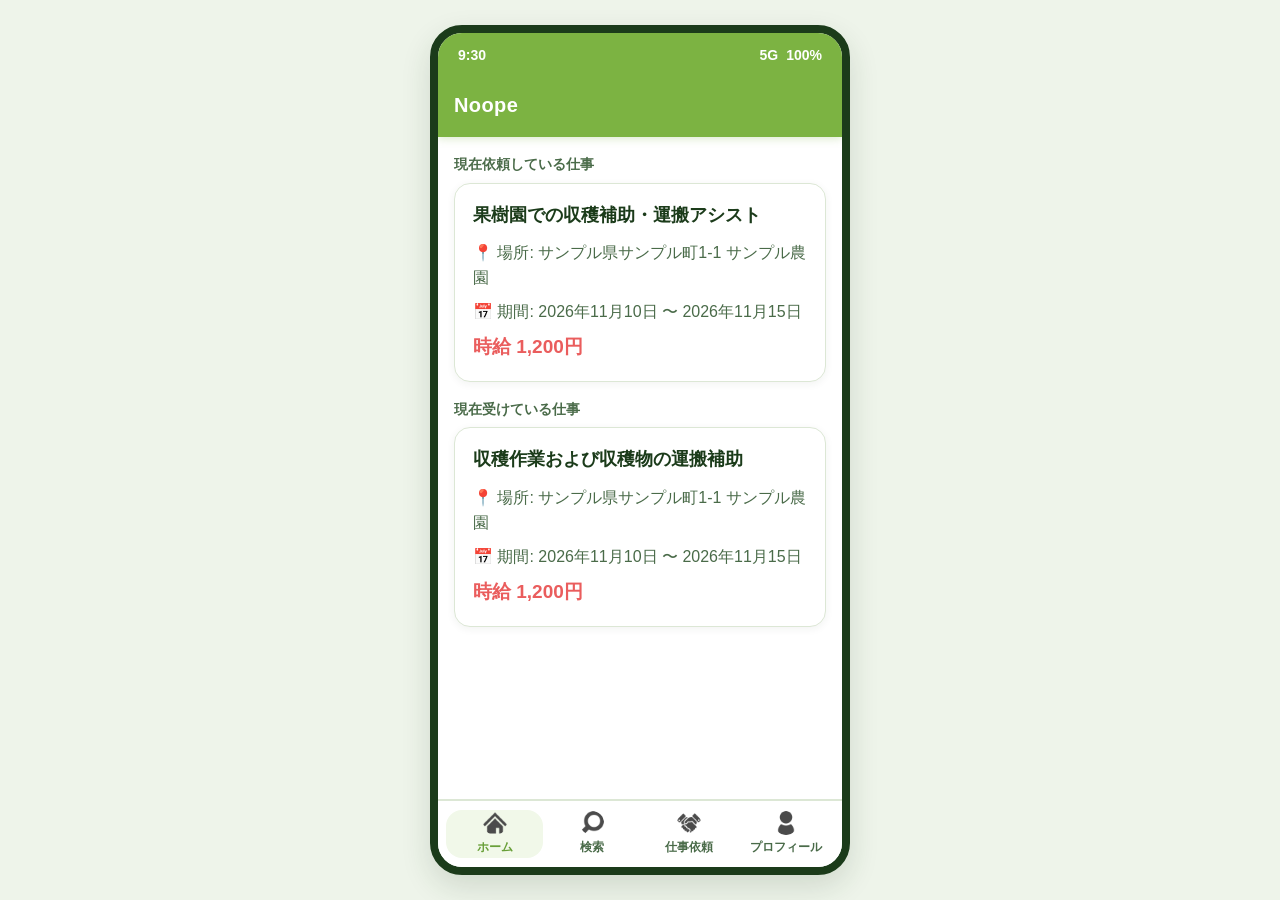
<file: index.html>
<!DOCTYPE html>
<html lang="ja">
<head>
  <meta charset="UTF-8">
  <meta name="viewport" content="width=device-width, initial-scale=1.0">
  <title>Noope - ホーム</title>
  <link rel="stylesheet" href="./style.css">
</head>
<body>
  <div class="app-container">
    <!-- Status Bar -->
    <div class="status-bar">
      <span>9:30</span>
      <div class="status-bar-icons">
        <span>5G</span>
        <span>100%</span>
      </div>
    </div>

    <!-- Header -->
    <div class="app-header">
      <h1>Noope</h1>
    </div>

    <!-- Main Content -->
    <div class="app-content">
      <!-- Section: Currently Requested Jobs -->
      <div>
        <h2 style="font-size: 14px; font-weight: 700; color: var(--text-secondary); margin-bottom: 8px;">現在依頼している仕事</h2>
        <a href="./job-requested.html" class="card card-interactive">
          <div class="card-title">果樹園での収穫補助・運搬アシスト</div>
          <div class="card-meta">
            <div class="meta-row">📍 場所: サンプル県サンプル町1-1 サンプル農園</div>
            <div class="meta-row">📅 期間: 2026年11月10日 〜 2026年11月15日</div>
            <div class="meta-row price-tag">時給 1,200円</div>
          </div>
        </a>
      </div>

      <!-- Section: Currently Accepted Jobs -->
      <div>
        <h2 style="font-size: 14px; font-weight: 700; color: var(--text-secondary); margin-bottom: 8px;">現在受けている仕事</h2>
        <a href="./job-accepted.html" class="card card-interactive">
          <div class="card-title">収穫作業および収穫物の運搬補助</div>
          <div class="card-meta">
            <div class="meta-row">📍 場所: サンプル県サンプル町1-1 サンプル農園</div>
            <div class="meta-row">📅 期間: 2026年11月10日 〜 2026年11月15日</div>
            <div class="meta-row price-tag">時給 1,200円</div>
          </div>
        </a>
      </div>
    </div>

    <!-- Bottom Navigation -->
    <nav class="bottom-nav">
      <a href="./index.html" class="nav-item active">
        <div class="img-box icon-box"><img src="./images/house.png" alt="ホーム"></div>
        <span>ホーム</span>
      </a>
      <a href="./search.html" class="nav-item">
        <div class="img-box icon-box"><img src="./images/虫眼鏡のアイコン.png" alt="検索"></div>
        <span>検索</span>
      </a>
      <a href="./job-create.html" class="nav-item">
        <div class="img-box icon-box"><img src="./images/握手のアイコン.png" alt="仕事依頼"></div>
        <span>仕事依頼</span>
      </a>
      <a href="./account.html" class="nav-item">
        <div class="img-box icon-box"><img src="./images/人物の無料素材.png" alt="プロフィール"></div>
        <span>プロフィール</span>
      </a>
    </nav>
  </div>
  <script src="./script.js"></script>
</body>
</html>
</file>
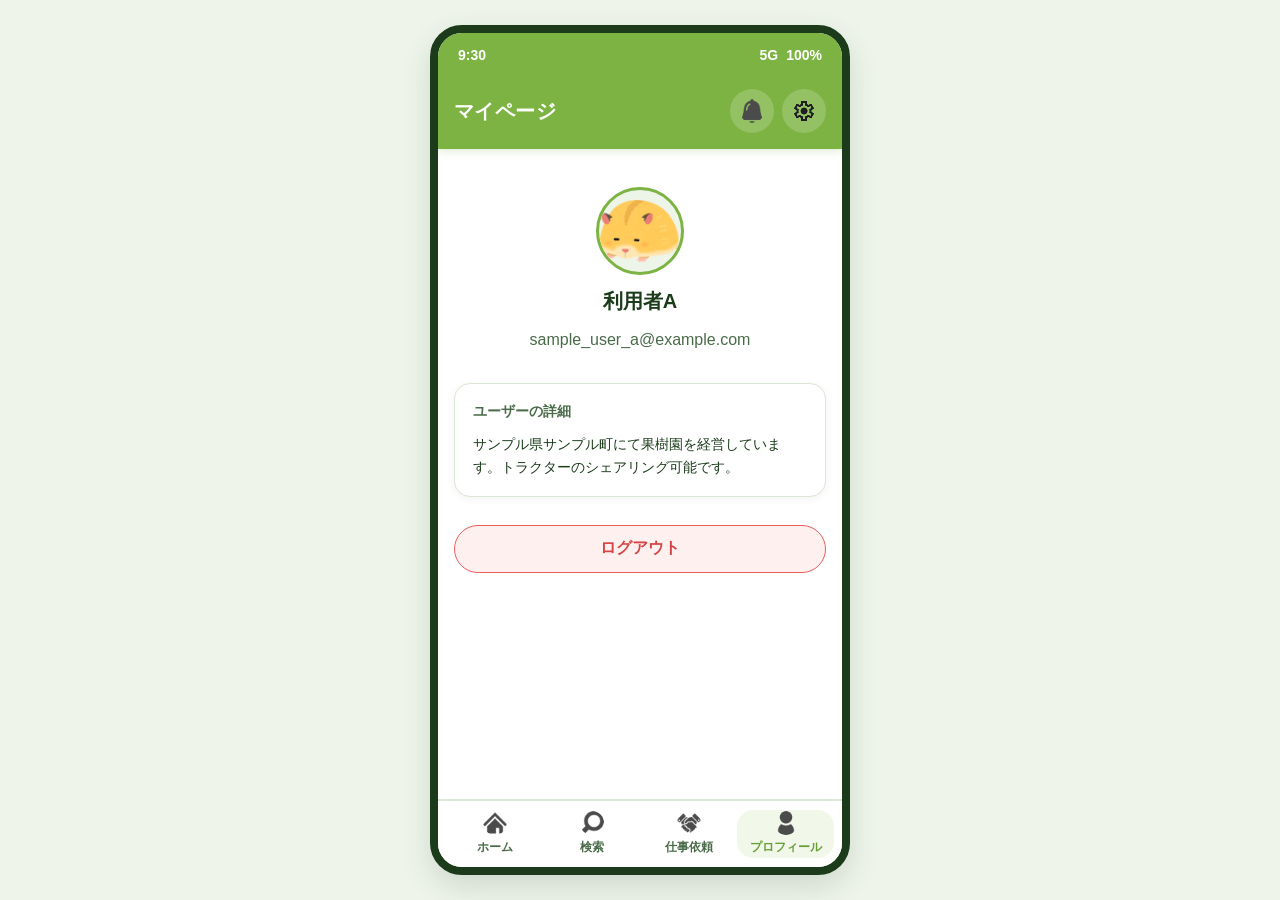
<file: account.html>
<!DOCTYPE html>
<html lang="ja">
<head>
  <meta charset="UTF-8">
  <meta name="viewport" content="width=device-width, initial-scale=1.0">
  <title>Noope - アカウント</title>
  <link rel="stylesheet" href="./style.css">
</head>
<body>
  <div class="app-container">
    <!-- Status Bar -->
    <div class="status-bar">
      <span>9:30</span>
      <div class="status-bar-icons">
        <span>5G</span>
        <span>100%</span>
      </div>
    </div>

    <!-- Header -->
    <div class="app-header">
      <h1>マイページ</h1>
      <div class="header-actions">
        <!-- Notification Button -->
        <button class="icon-btn" onclick="handleNotification()" aria-label="通知オン・オフ">
          <div class="img-box icon-box"><img src="./images/クリスマスベルアイコン3.png" alt="通知"></div>
        </button>
        <!-- Settings Button (Hamburger Icon) -->
        <a href="./settings.html" class="icon-btn" aria-label="設定">
          <div class="img-box icon-box"><img src="./images/ダイヤル.png" alt="設定"></div>
        </a>
      </div>
    </div>

    <!-- Main Content -->
    <div class="app-content">
      <!-- Profile Header Area -->
      <div class="profile-header">
        <div class="avatar-lg">
          <img src="./images/ハムスター.png" alt="ユーザーアイコン">
        </div>
        <div class="user-name">利用者A</div>
        <div class="user-email">sample_user_a@example.com</div>
      </div>

      <!-- User Detail Card -->
      <div class="card">
        <h3 style="font-size: 14px; color: var(--text-secondary);">ユーザーの詳細</h3>
        <p style="font-size: 14px; line-height: 1.6;">
          サンプル県サンプル町にて果樹園を経営しています。トラクターのシェアリング可能です。
        </p>
      </div>

      <!-- Action Area -->
      <div style="margin-top: 10px;">
        <button class="btn-secondary btn-danger" onclick="handleLogout()">ログアウト</button>
      </div>
    </div>

   <!-- Bottom Navigation -->
    <nav class="bottom-nav">
      <a href="./index.html" class="nav-item active">
        <div class="img-box icon-box"><img src="./images/house.png" alt="ホーム"></div>
        <span>ホーム</span>
      </a>
      <a href="./search.html" class="nav-item">
        <div class="img-box icon-box"><img src="./images/虫眼鏡のアイコン.png" alt="検索"></div>
        <span>検索</span>
      </a>
      <a href="./job-create.html" class="nav-item">
        <div class="img-box icon-box"><img src="./images/握手のアイコン.png" alt="仕事依頼"></div>
        <span>仕事依頼</span>
      </a>
      <a href="./account.html" class="nav-item">
        <div class="img-box icon-box"><img src="./images/人物の無料素材.png" alt="プロフィール"></div>
        <span>プロフィール</span>
      </a>
    </nav>
  </div>
  <script src="./script.js"></script>
</body>
</html>
</file>
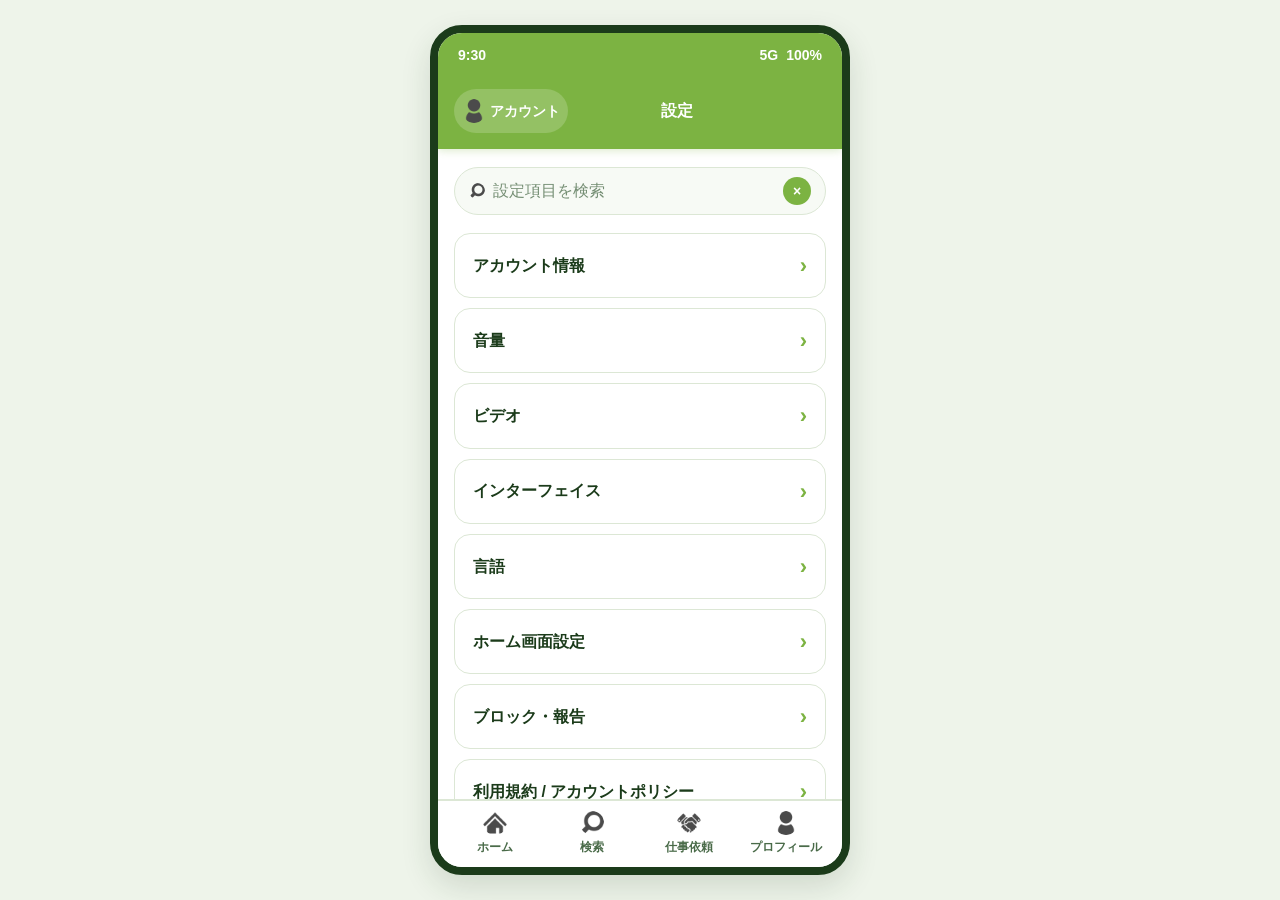
<file: settings.html>
<!DOCTYPE html>
<html lang="ja">
<head>
  <meta charset="UTF-8">
  <meta name="viewport" content="width=device-width, initial-scale=1.0">
  <title>Noope - 設定</title>
  <link rel="stylesheet" href="./style.css">
</head>
<body>
  <div class="app-container">
    <!-- Status Bar -->
    <div class="status-bar">
      <span>9:30</span>
      <div class="status-bar-icons">
        <span>5G</span>
        <span>100%</span>
      </div>
    </div>

    <!-- Header -->
    <div class="app-header">
      <a href="./account.html" class="icon-btn" aria-label="アカウント画面に戻る">
        <div class="img-box icon-box"><img src="./images/人物の無料素材.png" alt="＜"></div>
        <span style="font-weight:600; font-size:14px; margin-left:4px;">アカウント</span>
      </a>
      <h1 style="font-size: 16px;">設定</h1>
      <div style="width: 40px;"></div>
    </div>

    <!-- Main Content -->
    <div class="app-content">
      <!-- Search Bar -->
      <div class="search-container">
        <div class="img-box icon-box" style="width: 16px; height: 16px;"><img src="./images/虫眼鏡のアイコン.png" alt="検索"></div>
        <input type="text" class="search-input" placeholder="設定項目を検索">
        <button class="search-clear">×</button>
      </div>

      <!-- Settings Menu List -->
      <div class="settings-list">
        <div class="setting-item" onclick="showToast('アカウント情報設定')">アカウント情報</div>
        <div class="setting-item" onclick="showToast('音量設定')">音量</div>
        <div class="setting-item" onclick="showToast('ビデオ設定')">ビデオ</div>
        <div class="setting-item" onclick="showToast('インターフェイス設定')">インターフェイス</div>
        <div class="setting-item" onclick="showToast('言語設定')">言語</div>
        <div class="setting-item" onclick="showToast('ホーム画面設定')">ホーム画面設定</div>
        <div class="setting-item" onclick="showToast('ブロック・報告')">ブロック・報告</div>
        <div class="setting-item" onclick="showToast('利用規約 / アカウントポリシー')">利用規約 / アカウントポリシー</div>
      </div>
    </div>

    <!-- Bottom Navigation -->
    <nav class="bottom-nav">
      <a href="./index.html" class="nav-item active">
        <div class="img-box icon-box"><img src="./images/house.png" alt="ホーム"></div>
        <span>ホーム</span>
      </a>
      <a href="./search.html" class="nav-item">
        <div class="img-box icon-box"><img src="./images/虫眼鏡のアイコン.png" alt="検索"></div>
        <span>検索</span>
      </a>
      <a href="./job-create.html" class="nav-item">
        <div class="img-box icon-box"><img src="./images/握手のアイコン.png" alt="仕事依頼"></div>
        <span>仕事依頼</span>
      </a>
      <a href="./account.html" class="nav-item">
        <div class="img-box icon-box"><img src="./images/人物の無料素材.png" alt="プロフィール"></div>
        <span>プロフィール</span>
      </a>
    </nav>
  </div>
  <script src="./script.js"></script>
</body>
</html>
</file>
<file: style.css>
/* Noope (ヌープ) - Common Stylesheet */
:root {
  /* デザインルール指定カラー */
  --primary-color: #7CB342;       /* メインの色（見出し・上の帯） */
  --primary-dark: #689F38;        /* メイン色のホバー・濃色アクセント */
  --primary-light: #F1F8E9;       /* 農業の爽やかさを添える淡いグリーン背景 */
  --accent-color: #EA5D5D;        /* 強調の色（主なボタン） */
  --accent-hover: #D64545;        /* 強調ボタンのタップ・ホバー時 */
  --bg-color: #FFFFFF;            /* 背景の色 */
  --text-primary: #1B3B1A;        /* 文字の色 */

  /* 補助カラー・UI用変数 */
  --text-secondary: #4A6B49;      /* 補足テキスト（文字色と調和する深い緑） */
  --text-on-color: #FFFFFF;       /* メイン色・強調色の上の白文字 */
  --surface-subtle: #F7FAF5;      /* 検索バーや入力欄などのごく淡い背景 */
  --border-color: #DCE7D5;        /* ナチュラルな境界線 */
  --gray-placeholder: #EDF4E8;    /* 画像未設定時の背景 */
  --outer-bg: #EEF4EA;            /* PC表示時の外側背景 */

  /* 影・角丸・フォント */
  --shadow-sm: 0 2px 8px rgba(27, 59, 26, 0.06);
  --shadow-md: 0 6px 16px rgba(27, 59, 26, 0.12);
  --shadow-accent: 0 4px 12px rgba(234, 93, 93, 0.3);
  --radius: 16px;
  --radius-pill: 9999px;
  --font-family: -apple-system, BlinkMacSystemFont, "Hiragino Maru Gothic ProN", "Segoe UI", Roboto, "Helvetica Neue", Arial, "Apple Color Emoji", "Segoe UI Emoji", "Noto Color Emoji", sans-serif;
}

* {
  box-sizing: border-box;
  margin: 0;
  padding: 0;
  font-family: var(--font-family);
  -webkit-tap-highlight-color: transparent;
}

body {
  background-color: var(--outer-bg);
  display: flex;
  justify-content: center;
  align-items: center;
  min-height: 100vh;
  color: var(--text-primary);
  font-size: 16px;
  line-height: 1.6;
}

/* Material Symbols / 絵文字アイコン共通調整 */
.material-symbols-outlined,
.material-symbols-rounded,
.icon-emoji {
  font-size: 22px;
  line-height: 1;
  display: inline-flex;
  align-items: center;
  justify-content: center;
  vertical-align: middle;
  flex-shrink: 0;
}

/* Mobile Frame Container */
.app-container {
  width: 100%;
  max-width: 420px;
  height: 100vh;
  height: 100dvh;
  max-height: 880px;
  background-color: var(--bg-color);
  position: relative;
  display: flex;
  flex-direction: column;
  overflow: hidden;
  box-shadow: 0 12px 30px rgba(27, 59, 26, 0.14);
  border-radius: 0;
}

@media (min-width: 440px) {
  .app-container {
    height: 850px;
    border-radius: 32px;
    border: 8px solid var(--text-primary);
  }
}

/* Status Bar（上の帯の一部としてメイン色に統一） */
.status-bar {
  height: 44px;
  background-color: var(--primary-color);
  display: flex;
  justify-content: space-between;
  align-items: center;
  padding: 0 20px;
  font-size: 14px;
  font-weight: 700;
  color: var(--text-on-color);
  z-index: 10;
  flex-shrink: 0;
}

.status-bar-icons {
  display: flex;
  gap: 8px;
  align-items: center;
  font-size: 14px;
}

/* Header Area（上の帯・見出し） */
.app-header {
  background-color: var(--primary-color);
  padding: 12px 16px 16px;
  display: flex;
  justify-content: space-between;
  align-items: center;
  color: var(--text-on-color);
  box-shadow: 0 2px 8px rgba(124, 179, 66, 0.25);
  z-index: 9;
  flex-shrink: 0;
}

.app-header h1 {
  font-size: 20px;
  font-weight: 800;
  letter-spacing: 0.02em;
  color: var(--text-on-color);
}

.header-actions {
  display: flex;
  gap: 8px;
  align-items: center;
}

.icon-btn {
  background: rgba(255, 255, 255, 0.18);
  border: none;
  cursor: pointer;
  display: inline-flex;
  align-items: center;
  justify-content: center;
  min-width: 44px;
  min-height: 44px;
  padding: 8px;
  border-radius: var(--radius-pill);
  transition: background-color 0.2s, transform 0.1s;
  text-decoration: none;
  color: var(--text-on-color);
  font-size: 20px;
}

.icon-btn:active {
  background-color: rgba(255, 255, 255, 0.32);
  transform: scale(0.95);
}

/* Main Content Area */
.app-content {
  flex: 1;
  overflow-y: auto;
  -webkit-overflow-scrolling: touch;
  padding: 18px 16px 24px;
  background-color: var(--bg-color);
  display: flex;
  flex-direction: column;
  gap: 18px;
  font-size: 16px;
}

.app-content h2,
.app-content h3 {
  color: var(--primary-dark);
  font-weight: 800;
  line-height: 1.4;
}

.app-content h2 {
  font-size: 19px;
}

.app-content h3 {
  font-size: 17px;
}

.app-content p {
  font-size: 16px;
  line-height: 1.65;
  color: var(--text-primary);
}

/* Bottom Navigation */
.bottom-nav {
  height: 68px;
  background-color: var(--bg-color);
  border-top: 2px solid var(--border-color);
  display: flex;
  justify-content: space-around;
  align-items: center;
  padding: 4px 8px;
  z-index: 10;
  flex-shrink: 0;
}

.nav-item {
  display: flex;
  flex-direction: column;
  align-items: center;
  justify-content: center;
  text-decoration: none;
  color: var(--text-secondary);
  font-size: 12px;
  font-weight: 600;
  gap: 3px;
  width: 25%;
  min-height: 48px;
  border-radius: var(--radius);
  transition: color 0.2s, background-color 0.2s;
}

.nav-item.active {
  color: var(--primary-dark);
  background-color: var(--primary-light);
  font-weight: 800;
}

.nav-item img {
  width: 24px;
  height: 24px;
  object-fit: contain;
}

/* Image Placeholder Component */
.img-box {
  width: 100%;
  background-color: var(--gray-placeholder);
  border-radius: var(--radius);
  overflow: hidden;
  position: relative;
  display: flex;
  align-items: center;
  justify-content: center;
  min-height: 140px;
}

.img-box img {
  width: 100%;
  height: 100%;
  object-fit: cover;
  display: block;
}

/* Fallback Display */
.img-box::before {
  content: "🌱 No Image";
  color: var(--text-secondary);
  font-size: 16px;
  font-weight: 600;
  position: absolute;
}

.img-box img[src] {
  position: relative;
  z-index: 1;
}

.img-box.icon-box {
  min-height: unset;
  width: 24px;
  height: 24px;
  background: transparent;
}

.img-box.icon-box::before {
  content: "";
}

/* UI Cards */
.card {
  background-color: var(--bg-color);
  border-radius: var(--radius);
  padding: 18px;
  box-shadow: var(--shadow-sm);
  border: 1.5px solid var(--border-color);
  display: flex;
  flex-direction: column;
  gap: 12px;
  text-decoration: none;
  color: var(--text-primary);
  transition: transform 0.15s, box-shadow 0.15s, border-color 0.15s;
}

.card-interactive:active {
  transform: scale(0.98);
  box-shadow: var(--shadow-md);
  border-color: var(--primary-color);
}

.card-title {
  font-size: 18px;
  font-weight: 800;
  color: var(--text-primary);
  line-height: 1.45;
}

.card-meta {
  display: flex;
  flex-direction: column;
  gap: 8px;
  font-size: 16px;
  color: var(--text-secondary);
}

.meta-row {
  display: flex;
  align-items: center;
  gap: 8px;
}

.price-tag {
  font-size: 19px;
  font-weight: 800;
  color: var(--accent-color);
}

/* Search Bar */
.search-container {
  display: flex;
  align-items: center;
  background-color: var(--surface-subtle);
  border: 1.5px solid var(--border-color);
  border-radius: var(--radius-pill);
  padding: 4px 14px;
  min-height: 48px;
  gap: 8px;
}

.search-container:focus-within {
  border-color: var(--primary-color);
  background-color: var(--bg-color);
}

.search-input {
  border: none;
  background: transparent;
  flex: 1;
  font-size: 16px;
  outline: none;
  color: var(--text-primary);
  min-height: 40px;
}

.search-input::placeholder {
  color: var(--text-secondary);
  opacity: 0.75;
}

.search-clear {
  border: none;
  background: var(--primary-color);
  color: var(--text-on-color);
  width: 28px;
  height: 28px;
  border-radius: var(--radius-pill);
  display: flex;
  align-items: center;
  justify-content: center;
  font-size: 14px;
  font-weight: 700;
  cursor: pointer;
  line-height: 1;
  flex-shrink: 0;
}

/* Filter Buttons */
.filter-bar {
  display: flex;
  gap: 10px;
  overflow-x: auto;
  padding-bottom: 4px;
  scrollbar-width: none;
}

.filter-bar::-webkit-scrollbar {
  display: none;
}

.filter-btn {
  min-height: 44px;
  padding: 8px 18px;
  border-radius: var(--radius-pill);
  border: 1.5px solid var(--border-color);
  background-color: var(--bg-color);
  font-size: 16px;
  font-weight: 700;
  color: var(--text-primary);
  cursor: pointer;
  display: inline-flex;
  align-items: center;
  justify-content: center;
  gap: 6px;
  white-space: nowrap;
  transition: all 0.15s;
}

.filter-btn.active {
  background-color: var(--primary-color);
  color: var(--text-on-color);
  border-color: var(--primary-color);
}

/* Buttons（角を丸く、高さ44px以上、強調色 #EA5D5D） */
.btn-primary {
  width: 100%;
  min-height: 50px;
  padding: 12px 24px;
  background-color: var(--accent-color);
  color: var(--text-on-color);
  border: none;
  border-radius: var(--radius-pill);
  font-size: 16px;
  font-weight: 800;
  letter-spacing: 0.03em;
  cursor: pointer;
  text-align: center;
  text-decoration: none;
  display: inline-flex;
  align-items: center;
  justify-content: center;
  gap: 8px;
  box-shadow: var(--shadow-accent);
  transition: background-color 0.2s, transform 0.1s;
}

.btn-primary:active {
  background-color: var(--accent-hover);
  transform: scale(0.98);
}

.btn-secondary {
  width: 100%;
  min-height: 48px;
  padding: 12px 24px;
  background-color: var(--primary-light);
  color: var(--text-primary);
  border: 1.5px solid var(--primary-color);
  border-radius: var(--radius-pill);
  font-size: 16px;
  font-weight: 700;
  cursor: pointer;
  text-align: center;
  text-decoration: none;
  display: inline-flex;
  align-items: center;
  justify-content: center;
  gap: 8px;
  transition: background-color 0.2s, transform 0.1s;
}

.btn-secondary:active {
  background-color: var(--border-color);
  transform: scale(0.98);
}

.btn-danger {
  background-color: #FFF0F0;
  color: var(--accent-hover);
  border: 1.5px solid var(--accent-color);
}

/* Form Controls（スマホの自動ズーム防止のため16px以上） */
.form-group {
  display: flex;
  flex-direction: column;
  gap: 8px;
}

.form-label {
  font-size: 16px;
  font-weight: 700;
  color: var(--text-primary);
}

.form-control {
  width: 100%;
  min-height: 48px;
  padding: 12px 16px;
  border: 1.5px solid var(--border-color);
  border-radius: 12px;
  font-size: 16px;
  color: var(--text-primary);
  background-color: var(--bg-color);
  outline: none;
  transition: border-color 0.2s;
}

.form-control:focus {
  border-color: var(--primary-color);
}

textarea.form-control {
  resize: vertical;
  min-height: 100px;
  line-height: 1.6;
}

/* Detail & Map Section */
.detail-section {
  display: flex;
  flex-direction: column;
  gap: 14px;
  font-size: 16px;
}

.map-container {
  height: 180px;
  border-radius: var(--radius);
  overflow: hidden;
  background-color: var(--gray-placeholder);
  border: 1.5px solid var(--border-color);
  position: relative;
}

.map-container img {
  width: 100%;
  height: 100%;
  object-fit: cover;
}

/* User Profile Header */
.profile-header {
  display: flex;
  flex-direction: column;
  align-items: center;
  padding: 20px 0 12px;
  gap: 10px;
}

.avatar-lg {
  width: 88px;
  height: 88px;
  border-radius: var(--radius-pill);
  overflow: hidden;
  background-color: var(--gray-placeholder);
  border: 3px solid var(--primary-color);
}

.avatar-lg img {
  width: 100%;
  height: 100%;
  object-fit: cover;
}

.user-name {
  font-size: 20px;
  font-weight: 800;
  color: var(--text-primary);
}

.user-email {
  font-size: 16px;
  color: var(--text-secondary);
}

/* Settings List */
.settings-list {
  display: flex;
  flex-direction: column;
  gap: 10px;
}

.setting-item {
  display: flex;
  justify-content: space-between;
  align-items: center;
  min-height: 52px;
  padding: 14px 18px;
  background-color: var(--bg-color);
  border-radius: var(--radius);
  border: 1.5px solid var(--border-color);
  font-size: 16px;
  font-weight: 700;
  color: var(--text-primary);
  text-decoration: none;
  cursor: pointer;
  transition: background-color 0.15s;
}

.setting-item:active {
  background-color: var(--primary-light);
}

.setting-item::after {
  content: "›";
  font-size: 22px;
  font-weight: 700;
  color: var(--primary-color);
}

/* Alert Banner */
.alert-box {
  background-color: var(--primary-light);
  border: 1.5px solid var(--primary-color);
  color: var(--text-primary);
  padding: 14px 16px;
  border-radius: var(--radius);
  font-size: 16px;
  font-weight: 600;
  line-height: 1.55;
  margin-bottom: 8px;
}
</file>
